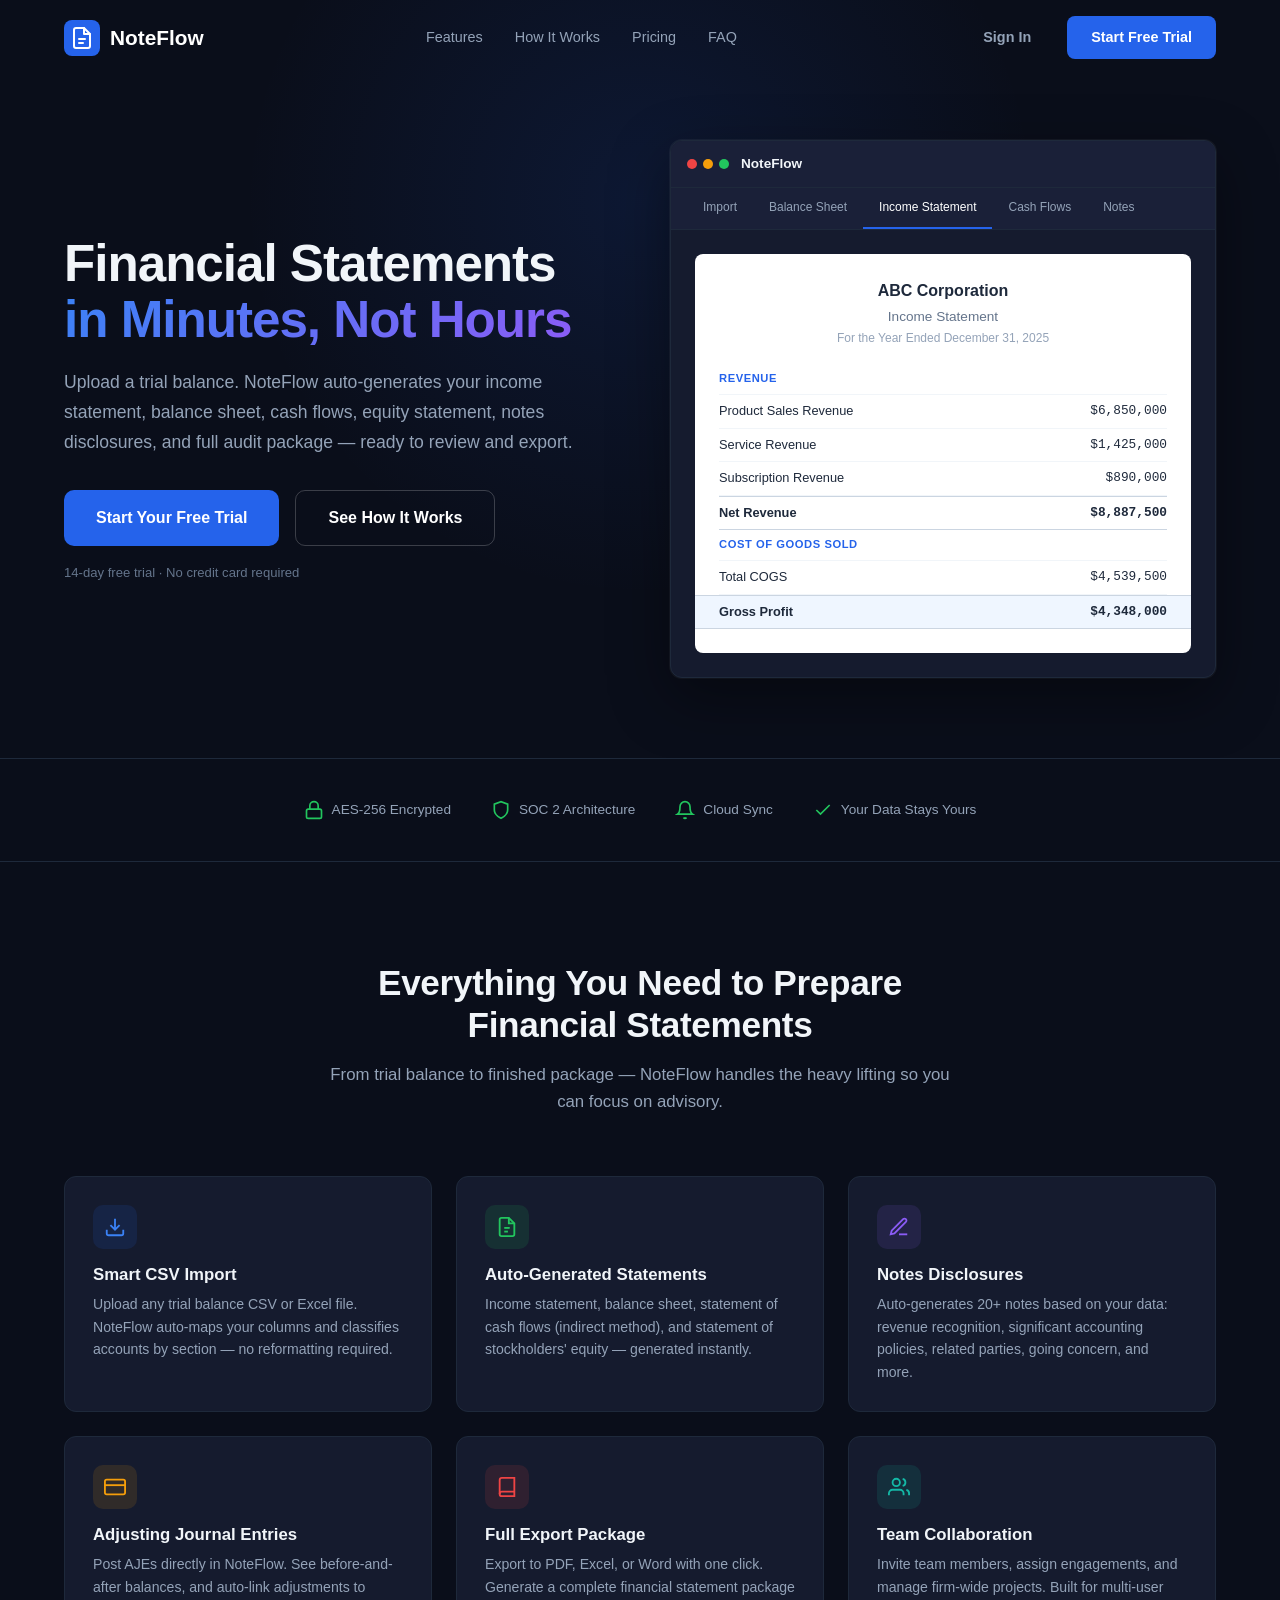
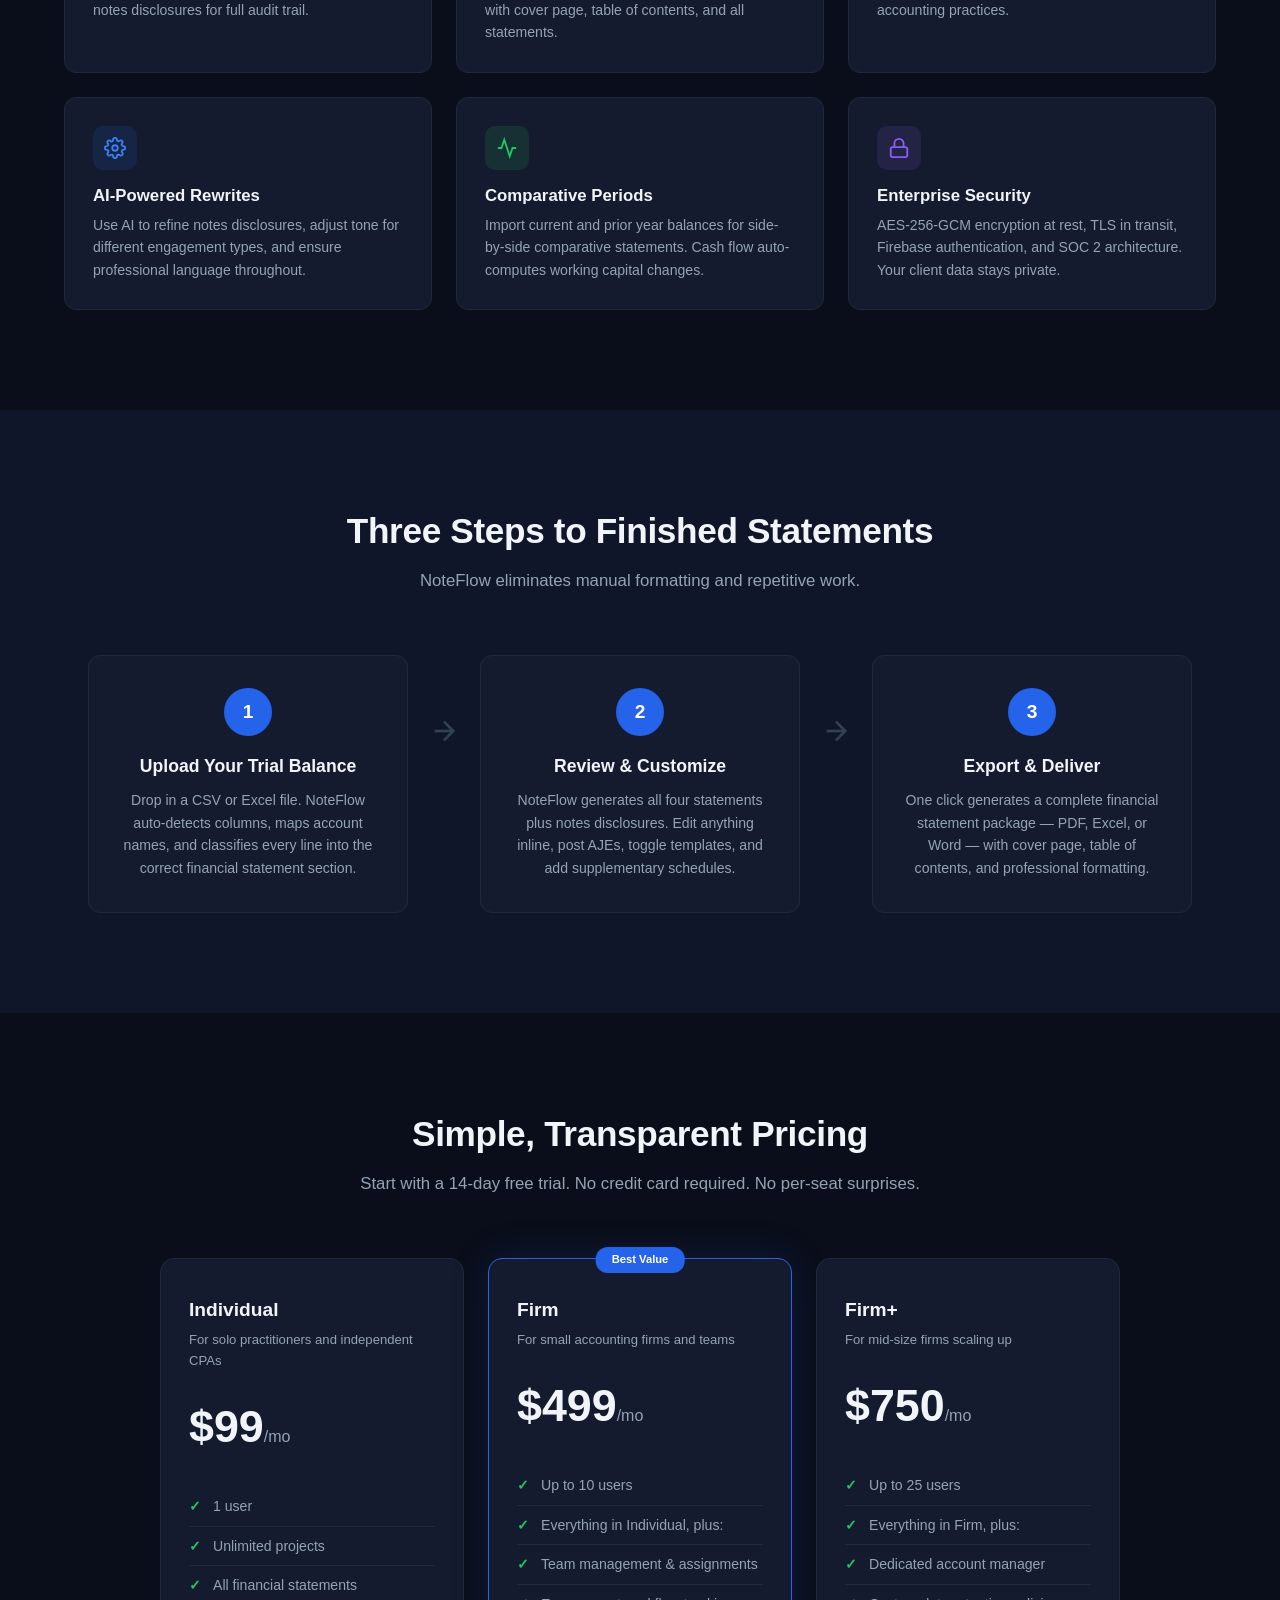
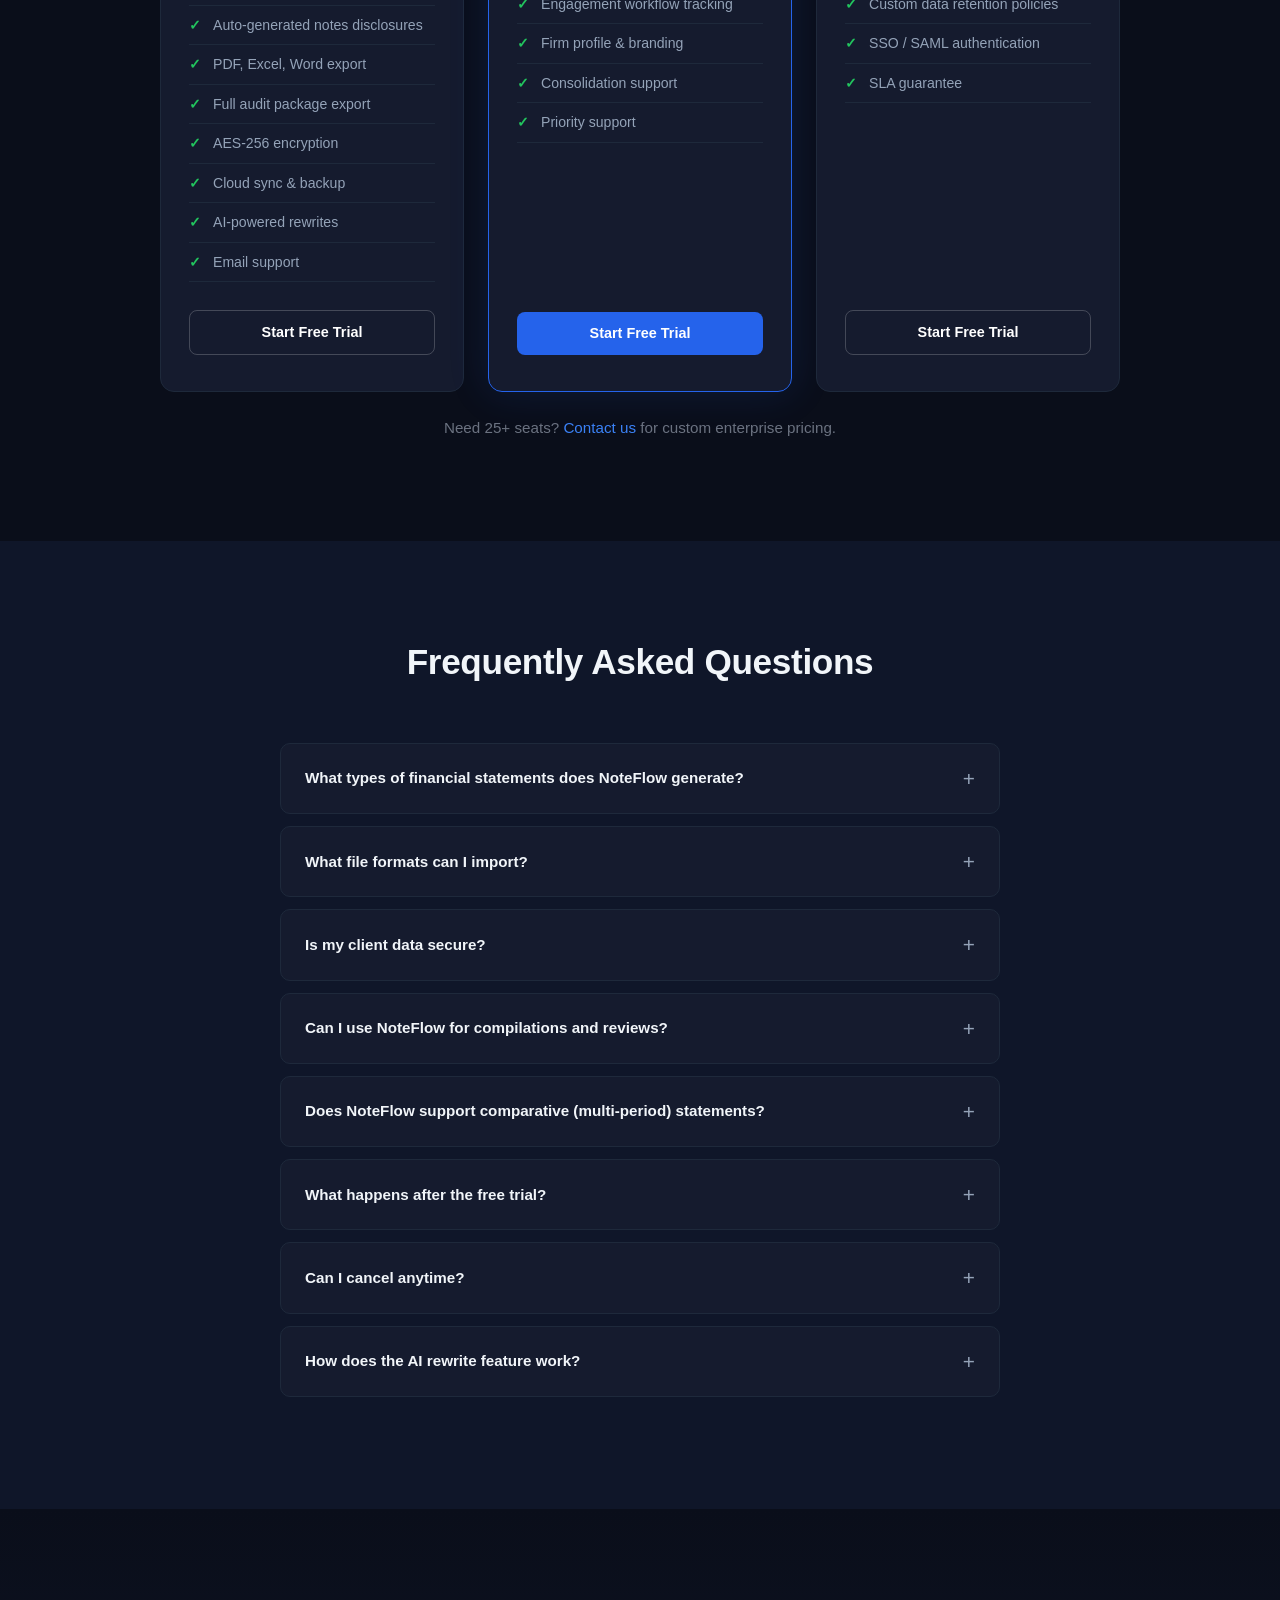
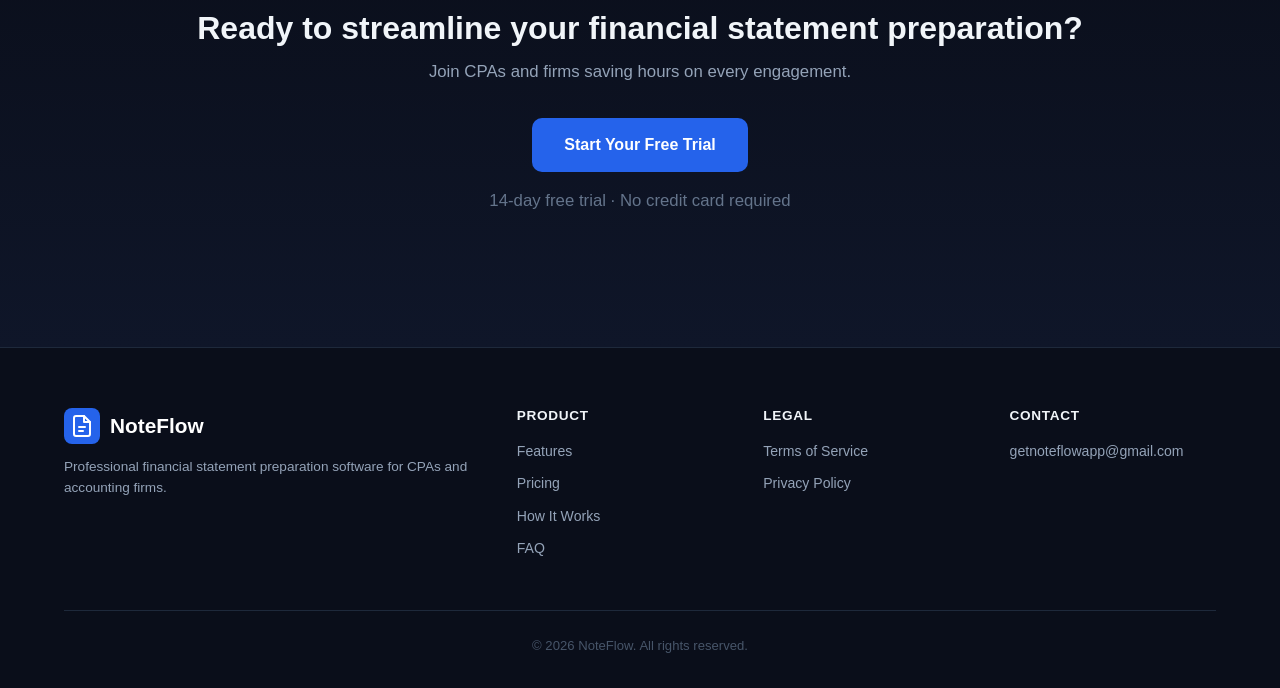
<file: index.html>
<!DOCTYPE html>
<html lang="en">
<head>
  <meta charset="UTF-8">
  <meta name="viewport" content="width=device-width, initial-scale=1.0">
  <title>NoteFlow — Professional Financial Statements, Simplified</title>
  <meta name="description" content="NoteFlow automates financial statement preparation for CPAs and accounting firms. Generate income statements, balance sheets, cash flows, notes disclosures, and full audit packages in minutes.">
  <meta name="keywords" content="financial statements, CPA software, accounting software, trial balance, notes disclosures, audit package, SaaS">

  <!-- Open Graph -->
  <meta property="og:title" content="NoteFlow — Professional Financial Statements, Simplified">
  <meta property="og:description" content="Auto-generate financial statements, notes disclosures, and full audit packages from your trial balance. Built for CPAs.">
  <meta property="og:type" content="website">
  <meta property="og:url" content="https://www.getnoteflowapp.com">

  <!-- Canonical URL -->
  <link rel="canonical" href="https://www.getnoteflowapp.com/">

  <!-- Favicon (inline SVG as data URI) -->
  <link rel="icon" href="data:image/svg+xml,<svg xmlns='http://www.w3.org/2000/svg' viewBox='0 0 24 24' fill='%232563eb'><rect width='24' height='24' rx='4'/><path d='M14 2H6a2 2 0 0 0-2 2v16a2 2 0 0 0 2 2h12a2 2 0 0 0 2-2V8z' fill='none' stroke='white' stroke-width='2'/><polyline points='14 2 14 8 20 8' fill='none' stroke='white' stroke-width='2'/></svg>">

  <link rel="stylesheet" href="style.css">
</head>
<body>

<!-- ===== NAVBAR ===== -->
<nav class="navbar" id="navbar">
  <div class="container nav-inner">
    <a href="/" class="nav-brand">
      <div class="nav-logo">
        <svg viewBox="0 0 24 24" fill="none" stroke="white" stroke-width="2" stroke-linecap="round" stroke-linejoin="round">
          <path d="M14 2H6a2 2 0 0 0-2 2v16a2 2 0 0 0 2 2h12a2 2 0 0 0 2-2V8z"/>
          <polyline points="14 2 14 8 20 8"/>
          <line x1="9" y1="13" x2="15" y2="13"/>
          <line x1="9" y1="17" x2="13" y2="17"/>
        </svg>
      </div>
      <span>NoteFlow</span>
    </a>
    <div class="nav-links" id="nav-links">
      <a href="#features">Features</a>
      <a href="#how-it-works">How It Works</a>
      <a href="#pricing">Pricing</a>
      <a href="#faq">FAQ</a>
    </div>
    <div class="nav-actions">
      <a href="https://getnoteflowapp.com" class="btn btn-ghost">Sign In</a>
      <a href="https://getnoteflowapp.com" class="btn btn-primary">Start Free Trial</a>
      <button class="mobile-menu-btn" id="mobile-menu-btn" aria-label="Toggle menu">
        <span></span><span></span><span></span>
      </button>
    </div>
  </div>
</nav>

<!-- ===== HERO ===== -->
<section class="hero">
  <div class="container">
    <div class="hero-content">
      <h1>Financial Statements<br><span class="gradient-text">in Minutes, Not Hours</span></h1>
      <p class="hero-sub">Upload a trial balance. NoteFlow auto-generates your income statement, balance sheet, cash flows, equity statement, notes disclosures, and full audit package &mdash; ready to review and export.</p>
      <div class="hero-ctas">
        <a href="https://getnoteflowapp.com" class="btn btn-primary btn-lg">Start Your Free Trial</a>
        <a href="#how-it-works" class="btn btn-outline btn-lg">See How It Works</a>
      </div>
      <p class="hero-note">14-day free trial &middot; No credit card required</p>
    </div>
    <div class="hero-visual">
      <div class="app-preview">
        <div class="preview-header">
          <div class="preview-dots"><span></span><span></span><span></span></div>
          <div class="preview-title">NoteFlow</div>
        </div>
        <div class="preview-tabs">
          <span>Import</span>
          <span>Balance Sheet</span>
          <span class="active">Income Statement</span>
          <span>Cash Flows</span>
          <span>Notes</span>
        </div>
        <div class="preview-body">
          <div class="preview-statement">
            <div class="preview-company">ABC Corporation</div>
            <div class="preview-stitle">Income Statement</div>
            <div class="preview-period">For the Year Ended December 31, 2025</div>
            <div class="preview-line">
              <span class="preview-section">REVENUE</span>
            </div>
            <div class="preview-line">
              <span>Product Sales Revenue</span>
              <span class="preview-amt">$6,850,000</span>
            </div>
            <div class="preview-line">
              <span>Service Revenue</span>
              <span class="preview-amt">$1,425,000</span>
            </div>
            <div class="preview-line">
              <span>Subscription Revenue</span>
              <span class="preview-amt">$890,000</span>
            </div>
            <div class="preview-line total">
              <span>Net Revenue</span>
              <span class="preview-amt">$8,887,500</span>
            </div>
            <div class="preview-line">
              <span class="preview-section">COST OF GOODS SOLD</span>
            </div>
            <div class="preview-line">
              <span>Total COGS</span>
              <span class="preview-amt">$4,539,500</span>
            </div>
            <div class="preview-line total highlight">
              <span>Gross Profit</span>
              <span class="preview-amt">$4,348,000</span>
            </div>
          </div>
        </div>
      </div>
    </div>
  </div>
</section>

<!-- ===== TRUST BAR ===== -->
<section class="trust-bar">
  <div class="container">
    <div class="trust-items">
      <div class="trust-item">
        <svg viewBox="0 0 24 24" fill="none" stroke="currentColor" stroke-width="2" width="20" height="20"><rect x="3" y="11" width="18" height="11" rx="2" ry="2"/><path d="M7 11V7a5 5 0 0 1 10 0v4"/></svg>
        <span>AES-256 Encrypted</span>
      </div>
      <div class="trust-item">
        <svg viewBox="0 0 24 24" fill="none" stroke="currentColor" stroke-width="2" width="20" height="20"><path d="M12 22s8-4 8-10V5l-8-3-8 3v7c0 6 8 10 8 10z"/></svg>
        <span>SOC 2 Architecture</span>
      </div>
      <div class="trust-item">
        <svg viewBox="0 0 24 24" fill="none" stroke="currentColor" stroke-width="2" width="20" height="20"><path d="M18 8A6 6 0 0 0 6 8c0 7-3 9-3 9h18s-3-2-3-9"/><path d="M13.73 21a2 2 0 0 1-3.46 0"/></svg>
        <span>Cloud Sync</span>
      </div>
      <div class="trust-item">
        <svg viewBox="0 0 24 24" fill="none" stroke="currentColor" stroke-width="2" width="20" height="20"><polyline points="20 6 9 17 4 12"/></svg>
        <span>Your Data Stays Yours</span>
      </div>
    </div>
  </div>
</section>

<!-- ===== FEATURES ===== -->
<section class="features" id="features">
  <div class="container">
    <div class="section-header">
      <h2>Everything You Need to Prepare<br>Financial Statements</h2>
      <p>From trial balance to finished package &mdash; NoteFlow handles the heavy lifting so you can focus on advisory.</p>
    </div>
    <div class="features-grid">
      <div class="feature-card">
        <div class="feature-icon blue">
          <svg viewBox="0 0 24 24" fill="none" stroke="currentColor" stroke-width="2"><path d="M21 15v4a2 2 0 0 1-2 2H5a2 2 0 0 1-2-2v-4"/><polyline points="7 10 12 15 17 10"/><line x1="12" y1="15" x2="12" y2="3"/></svg>
        </div>
        <h3>Smart CSV Import</h3>
        <p>Upload any trial balance CSV or Excel file. NoteFlow auto-maps your columns and classifies accounts by section &mdash; no reformatting required.</p>
      </div>
      <div class="feature-card">
        <div class="feature-icon green">
          <svg viewBox="0 0 24 24" fill="none" stroke="currentColor" stroke-width="2"><path d="M14 2H6a2 2 0 0 0-2 2v16a2 2 0 0 0 2 2h12a2 2 0 0 0 2-2V8z"/><polyline points="14 2 14 8 20 8"/><line x1="9" y1="13" x2="15" y2="13"/><line x1="9" y1="17" x2="13" y2="17"/></svg>
        </div>
        <h3>Auto-Generated Statements</h3>
        <p>Income statement, balance sheet, statement of cash flows (indirect method), and statement of stockholders' equity &mdash; generated instantly.</p>
      </div>
      <div class="feature-card">
        <div class="feature-icon purple">
          <svg viewBox="0 0 24 24" fill="none" stroke="currentColor" stroke-width="2"><path d="M12 20h9"/><path d="M16.5 3.5a2.121 2.121 0 0 1 3 3L7 19l-4 1 1-4L16.5 3.5z"/></svg>
        </div>
        <h3>Notes Disclosures</h3>
        <p>Auto-generates 20+ notes based on your data: revenue recognition, significant accounting policies, related parties, going concern, and more.</p>
      </div>
      <div class="feature-card">
        <div class="feature-icon orange">
          <svg viewBox="0 0 24 24" fill="none" stroke="currentColor" stroke-width="2"><rect x="1" y="4" width="22" height="16" rx="2" ry="2"/><line x1="1" y1="10" x2="23" y2="10"/></svg>
        </div>
        <h3>Adjusting Journal Entries</h3>
        <p>Post AJEs directly in NoteFlow. See before-and-after balances, and auto-link adjustments to notes disclosures for full audit trail.</p>
      </div>
      <div class="feature-card">
        <div class="feature-icon red">
          <svg viewBox="0 0 24 24" fill="none" stroke="currentColor" stroke-width="2"><path d="M4 19.5A2.5 2.5 0 0 1 6.5 17H20"/><path d="M6.5 2H20v20H6.5A2.5 2.5 0 0 1 4 19.5v-15A2.5 2.5 0 0 1 6.5 2z"/></svg>
        </div>
        <h3>Full Export Package</h3>
        <p>Export to PDF, Excel, or Word with one click. Generate a complete financial statement package with cover page, table of contents, and all statements.</p>
      </div>
      <div class="feature-card">
        <div class="feature-icon teal">
          <svg viewBox="0 0 24 24" fill="none" stroke="currentColor" stroke-width="2"><path d="M17 21v-2a4 4 0 0 0-4-4H5a4 4 0 0 0-4 4v2"/><circle cx="9" cy="7" r="4"/><path d="M23 21v-2a4 4 0 0 0-3-3.87"/><path d="M16 3.13a4 4 0 0 1 0 7.75"/></svg>
        </div>
        <h3>Team Collaboration</h3>
        <p>Invite team members, assign engagements, and manage firm-wide projects. Built for multi-user accounting practices.</p>
      </div>
      <div class="feature-card">
        <div class="feature-icon blue">
          <svg viewBox="0 0 24 24" fill="none" stroke="currentColor" stroke-width="2"><circle cx="12" cy="12" r="3"/><path d="M19.4 15a1.65 1.65 0 0 0 .33 1.82l.06.06a2 2 0 0 1 0 2.83 2 2 0 0 1-2.83 0l-.06-.06a1.65 1.65 0 0 0-1.82-.33 1.65 1.65 0 0 0-1 1.51V21a2 2 0 0 1-2 2 2 2 0 0 1-2-2v-.09A1.65 1.65 0 0 0 9 19.4a1.65 1.65 0 0 0-1.82.33l-.06.06a2 2 0 0 1-2.83 0 2 2 0 0 1 0-2.83l.06-.06A1.65 1.65 0 0 0 4.68 15a1.65 1.65 0 0 0-1.51-1H3a2 2 0 0 1-2-2 2 2 0 0 1 2-2h.09A1.65 1.65 0 0 0 4.6 9a1.65 1.65 0 0 0-.33-1.82l-.06-.06a2 2 0 0 1 0-2.83 2 2 0 0 1 2.83 0l.06.06A1.65 1.65 0 0 0 9 4.68a1.65 1.65 0 0 0 1-1.51V3a2 2 0 0 1 2-2 2 2 0 0 1 2 2v.09a1.65 1.65 0 0 0 1 1.51 1.65 1.65 0 0 0 1.82-.33l.06-.06a2 2 0 0 1 2.83 0 2 2 0 0 1 0 2.83l-.06.06A1.65 1.65 0 0 0 19.4 9a1.65 1.65 0 0 0 1.51 1H21a2 2 0 0 1 2 2 2 2 0 0 1-2 2h-.09a1.65 1.65 0 0 0-1.51 1z"/></svg>
        </div>
        <h3>AI-Powered Rewrites</h3>
        <p>Use AI to refine notes disclosures, adjust tone for different engagement types, and ensure professional language throughout.</p>
      </div>
      <div class="feature-card">
        <div class="feature-icon green">
          <svg viewBox="0 0 24 24" fill="none" stroke="currentColor" stroke-width="2"><polyline points="22 12 18 12 15 21 9 3 6 12 2 12"/></svg>
        </div>
        <h3>Comparative Periods</h3>
        <p>Import current and prior year balances for side-by-side comparative statements. Cash flow auto-computes working capital changes.</p>
      </div>
      <div class="feature-card">
        <div class="feature-icon purple">
          <svg viewBox="0 0 24 24" fill="none" stroke="currentColor" stroke-width="2"><rect x="3" y="11" width="18" height="11" rx="2" ry="2"/><path d="M7 11V7a5 5 0 0 1 10 0v4"/></svg>
        </div>
        <h3>Enterprise Security</h3>
        <p>AES-256-GCM encryption at rest, TLS in transit, Firebase authentication, and SOC 2 architecture. Your client data stays private.</p>
      </div>
    </div>
  </div>
</section>

<!-- ===== HOW IT WORKS ===== -->
<section class="how-it-works" id="how-it-works">
  <div class="container">
    <div class="section-header">
      <h2>Three Steps to Finished Statements</h2>
      <p>NoteFlow eliminates manual formatting and repetitive work.</p>
    </div>
    <div class="steps">
      <div class="step">
        <div class="step-number">1</div>
        <h3>Upload Your Trial Balance</h3>
        <p>Drop in a CSV or Excel file. NoteFlow auto-detects columns, maps account names, and classifies every line into the correct financial statement section.</p>
      </div>
      <div class="step-arrow">
        <svg viewBox="0 0 24 24" fill="none" stroke="currentColor" stroke-width="2" width="32" height="32"><line x1="5" y1="12" x2="19" y2="12"/><polyline points="12 5 19 12 12 19"/></svg>
      </div>
      <div class="step">
        <div class="step-number">2</div>
        <h3>Review &amp; Customize</h3>
        <p>NoteFlow generates all four statements plus notes disclosures. Edit anything inline, post AJEs, toggle templates, and add supplementary schedules.</p>
      </div>
      <div class="step-arrow">
        <svg viewBox="0 0 24 24" fill="none" stroke="currentColor" stroke-width="2" width="32" height="32"><line x1="5" y1="12" x2="19" y2="12"/><polyline points="12 5 19 12 12 19"/></svg>
      </div>
      <div class="step">
        <div class="step-number">3</div>
        <h3>Export &amp; Deliver</h3>
        <p>One click generates a complete financial statement package &mdash; PDF, Excel, or Word &mdash; with cover page, table of contents, and professional formatting.</p>
      </div>
    </div>
  </div>
</section>

<!-- ===== PRICING ===== -->
<section class="pricing" id="pricing">
  <div class="container">
    <div class="section-header">
      <h2>Simple, Transparent Pricing</h2>
      <p>Start with a 14-day free trial. No credit card required. No per-seat surprises.</p>
    </div>
    <div class="pricing-grid">
      <div class="price-card">
        <div class="price-name">Individual</div>
        <div class="price-desc">For solo practitioners and independent CPAs</div>
        <div class="price-amount">$99<span>/mo</span></div>
        <ul class="price-features">
          <li>1 user</li>
          <li>Unlimited projects</li>
          <li>All financial statements</li>
          <li>Auto-generated notes disclosures</li>
          <li>PDF, Excel, Word export</li>
          <li>Full audit package export</li>
          <li>AES-256 encryption</li>
          <li>Cloud sync &amp; backup</li>
          <li>AI-powered rewrites</li>
          <li>Email support</li>
        </ul>
        <a href="https://getnoteflowapp.com" class="btn btn-outline btn-block">Start Free Trial</a>
      </div>
      <div class="price-card featured">
        <div class="price-badge">Best Value</div>
        <div class="price-name">Firm</div>
        <div class="price-desc">For small accounting firms and teams</div>
        <div class="price-amount">$499<span>/mo</span></div>
        <ul class="price-features">
          <li>Up to 10 users</li>
          <li>Everything in Individual, plus:</li>
          <li>Team management &amp; assignments</li>
          <li>Engagement workflow tracking</li>
          <li>Firm profile &amp; branding</li>
          <li>Consolidation support</li>
          <li>Priority support</li>
        </ul>
        <a href="https://getnoteflowapp.com" class="btn btn-primary btn-block">Start Free Trial</a>
      </div>
      <div class="price-card">
        <div class="price-name">Firm+</div>
        <div class="price-desc">For mid-size firms scaling up</div>
        <div class="price-amount">$750<span>/mo</span></div>
        <ul class="price-features">
          <li>Up to 25 users</li>
          <li>Everything in Firm, plus:</li>
          <li>Dedicated account manager</li>
          <li>Custom data retention policies</li>
          <li>SSO / SAML authentication</li>
          <li>SLA guarantee</li>
        </ul>
        <a href="https://getnoteflowapp.com" class="btn btn-outline btn-block">Start Free Trial</a>
      </div>
    </div>
    <p style="text-align:center; margin-top:1.5rem; color:var(--text-secondary, #6b7280); font-size:0.95rem;">Need 25+ seats? <a href="mailto:getnoteflowapp@gmail.com">Contact us</a> for custom enterprise pricing.</p>
  </div>
</section>

<!-- ===== FAQ ===== -->
<section class="faq" id="faq">
  <div class="container">
    <div class="section-header">
      <h2>Frequently Asked Questions</h2>
    </div>
    <div class="faq-list">
      <details class="faq-item">
        <summary>What types of financial statements does NoteFlow generate?</summary>
        <p>NoteFlow generates all four primary financial statements: Income Statement, Balance Sheet, Statement of Cash Flows (indirect method), and Statement of Stockholders' Equity. It also auto-generates comprehensive notes disclosures, supplementary schedules, and a complete audit package with cover page and table of contents.</p>
      </details>
      <details class="faq-item">
        <summary>What file formats can I import?</summary>
        <p>NoteFlow accepts CSV, TSV, and Excel (.xlsx, .xls) files. Our smart import wizard auto-detects your column layout and lets you map fields with a visual interface &mdash; no need to reformat your trial balance.</p>
      </details>
      <details class="faq-item">
        <summary>Is my client data secure?</summary>
        <p>Absolutely. All data is encrypted with AES-256-GCM at rest and TLS in transit. We use Firebase Authentication for secure login, and your encryption keys are derived from your credentials so even we cannot read your data. We never sell or share client data.</p>
      </details>
      <details class="faq-item">
        <summary>Can I use NoteFlow for compilations and reviews?</summary>
        <p>Yes. NoteFlow is designed for compilation, review, and preparation engagements. The auto-generated notes disclosures are structured to assist with GAAP compliance and can be customized for your specific engagement type (tax basis, cash basis, GAAP, IFRS). Professional judgment is still required for all final output.</p>
      </details>
      <details class="faq-item">
        <summary>Does NoteFlow support comparative (multi-period) statements?</summary>
        <p>Yes. Import current and prior year trial balances together, and NoteFlow generates side-by-side comparative statements. The cash flow statement automatically computes working capital changes between periods.</p>
      </details>
      <details class="faq-item">
        <summary>What happens after the free trial?</summary>
        <p>After 14 days, you'll be asked to select a subscription plan to continue. All your data and projects are preserved. You can export everything at any time, even if your subscription lapses.</p>
      </details>
      <details class="faq-item">
        <summary>Can I cancel anytime?</summary>
        <p>Yes. There are no long-term contracts. Cancel your subscription at any time from your account settings. You'll retain access through the end of your billing period.</p>
      </details>
      <details class="faq-item">
        <summary>How does the AI rewrite feature work?</summary>
        <p>NoteFlow integrates with AI to help you refine notes disclosures. You provide your own API key (stored locally, never sent to our servers), and the AI can adjust tone, expand detail, or simplify language while preserving technical accuracy.</p>
      </details>
    </div>
  </div>
</section>

<!-- ===== CTA ===== -->
<section class="cta-section">
  <div class="container">
    <h2>Ready to streamline your financial statement preparation?</h2>
    <p>Join CPAs and firms saving hours on every engagement.</p>
    <a href="https://getnoteflowapp.com" class="btn btn-primary btn-lg">Start Your Free Trial</a>
    <p class="cta-note">14-day free trial &middot; No credit card required</p>
  </div>
</section>

<!-- ===== FOOTER ===== -->
<footer class="footer">
  <div class="container">
    <div class="footer-grid">
      <div class="footer-brand">
        <div class="nav-brand">
          <div class="nav-logo">
            <svg viewBox="0 0 24 24" fill="none" stroke="white" stroke-width="2" stroke-linecap="round" stroke-linejoin="round">
              <path d="M14 2H6a2 2 0 0 0-2 2v16a2 2 0 0 0 2 2h12a2 2 0 0 0 2-2V8z"/>
              <polyline points="14 2 14 8 20 8"/>
              <line x1="9" y1="13" x2="15" y2="13"/>
              <line x1="9" y1="17" x2="13" y2="17"/>
            </svg>
          </div>
          <span>NoteFlow</span>
        </div>
        <p>Professional financial statement preparation software for CPAs and accounting firms.</p>
      </div>
      <div class="footer-col">
        <h4>Product</h4>
        <a href="#features">Features</a>
        <a href="#pricing">Pricing</a>
        <a href="#how-it-works">How It Works</a>
        <a href="#faq">FAQ</a>
      </div>
      <div class="footer-col">
        <h4>Legal</h4>
        <a href="terms.html">Terms of Service</a>
        <a href="privacy.html">Privacy Policy</a>
      </div>
      <div class="footer-col">
        <h4>Contact</h4>
        <a href="mailto:getnoteflowapp@gmail.com">getnoteflowapp@gmail.com</a>
      </div>
    </div>
    <div class="footer-bottom">
      <p>&copy; 2026 NoteFlow. All rights reserved.</p>
    </div>
  </div>
</footer>

<script>
// Mobile menu toggle
document.getElementById('mobile-menu-btn').addEventListener('click', function() {
  document.getElementById('nav-links').classList.toggle('open');
  this.classList.toggle('open');
});

// Navbar scroll effect
window.addEventListener('scroll', function() {
  document.getElementById('navbar').classList.toggle('scrolled', window.scrollY > 20);
});

// Smooth scroll for anchor links
document.querySelectorAll('a[href^="#"]').forEach(function(a) {
  a.addEventListener('click', function(e) {
    e.preventDefault();
    var target = document.querySelector(this.getAttribute('href'));
    if (target) {
      target.scrollIntoView({ behavior: 'smooth', block: 'start' });
      // Close mobile menu if open
      document.getElementById('nav-links').classList.remove('open');
      document.getElementById('mobile-menu-btn').classList.remove('open');
    }
  });
});
</script>

</body>
</html>
</file>
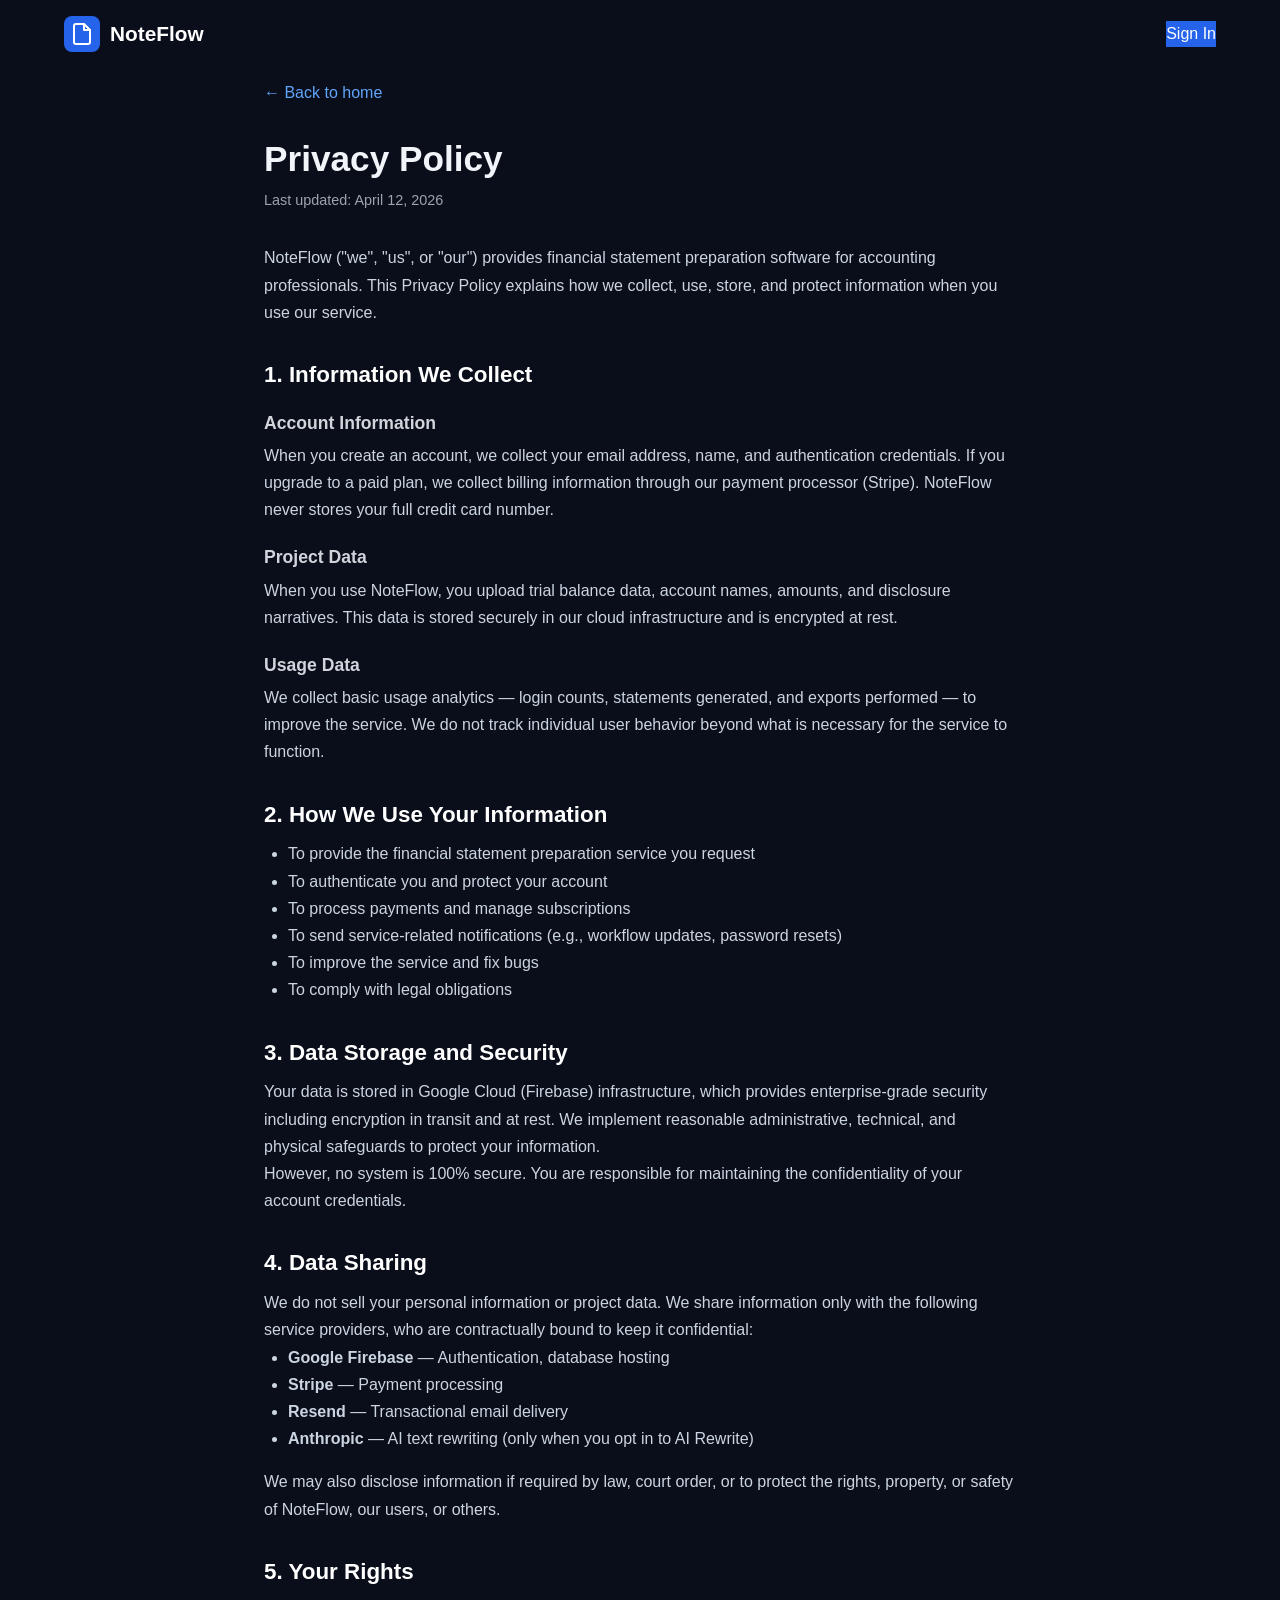
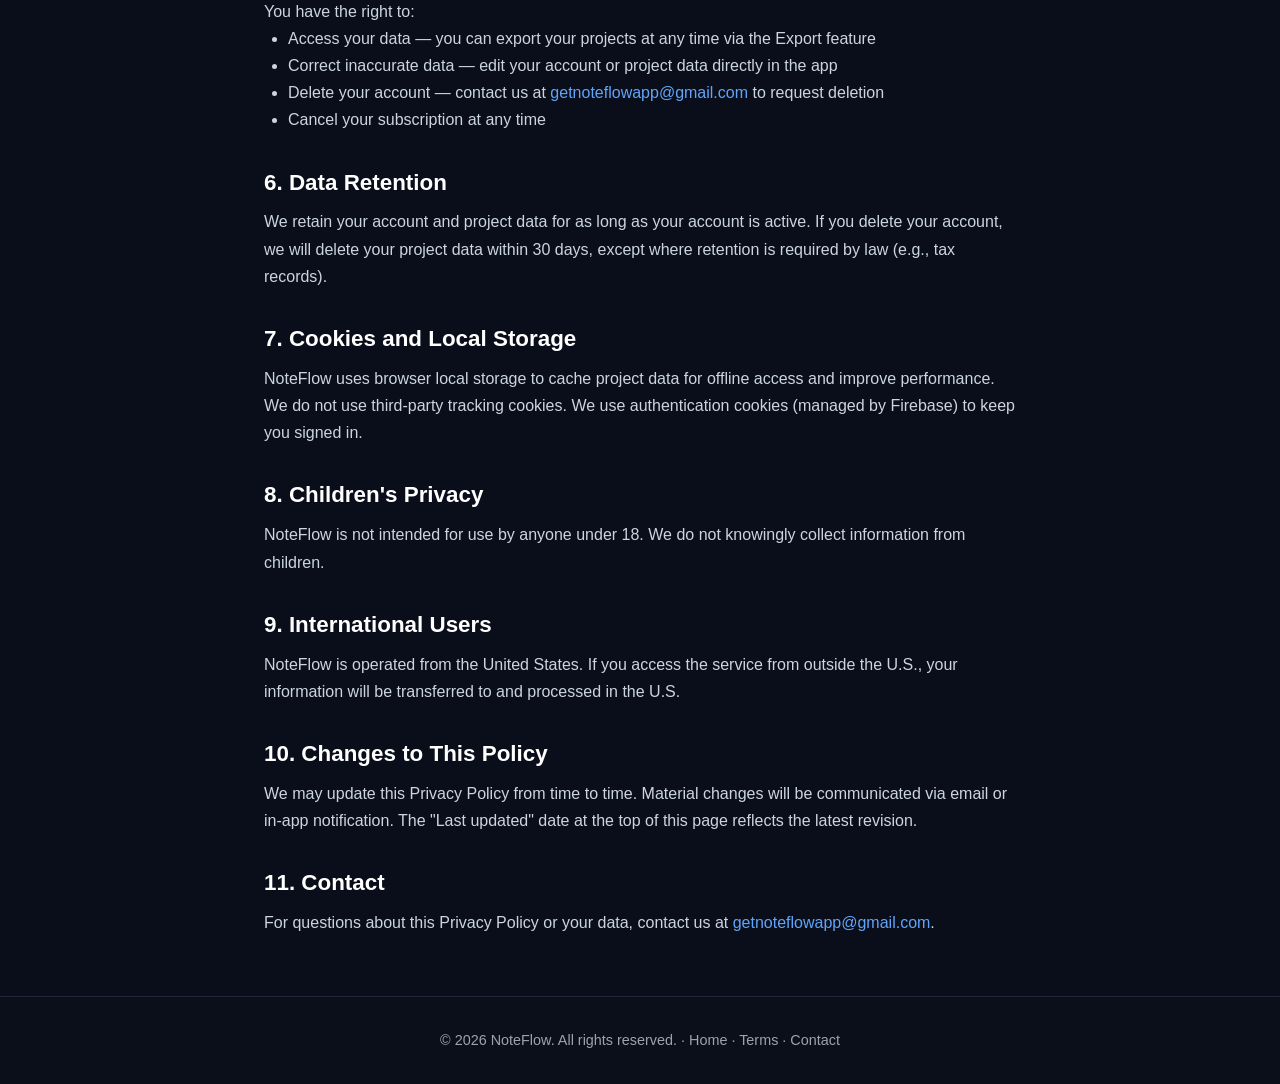
<file: privacy.html>
<!DOCTYPE html>
<html lang="en">
<head>
  <meta charset="UTF-8">
  <meta name="viewport" content="width=device-width, initial-scale=1.0">
  <title>Privacy Policy — NoteFlow</title>
  <meta name="description" content="NoteFlow privacy policy: how we collect, use, and protect your data when you use our financial statement preparation software.">
  <link rel="canonical" href="https://www.getnoteflowapp.com/privacy.html">
  <link rel="icon" href="data:image/svg+xml,<svg xmlns='http://www.w3.org/2000/svg' viewBox='0 0 24 24' fill='%232563eb'><rect width='24' height='24' rx='4'/><path d='M14 2H6a2 2 0 0 0-2 2v16a2 2 0 0 0 2 2h12a2 2 0 0 0 2-2V8z' fill='none' stroke='white' stroke-width='2'/><polyline points='14 2 14 8 20 8' fill='none' stroke='white' stroke-width='2'/></svg>">
  <link rel="stylesheet" href="style.css">
  <style>
    .legal-page { max-width: 800px; margin: 0 auto; padding: 80px 24px 60px; color: #e5e7eb; }
    .legal-page h1 { font-size: 2.2rem; margin-bottom: 8px; }
    .legal-page .updated { color: #9ca3af; font-size: 0.9rem; margin-bottom: 32px; }
    .legal-page h2 { font-size: 1.4rem; margin-top: 36px; margin-bottom: 12px; color: #fff; }
    .legal-page h3 { font-size: 1.1rem; margin-top: 24px; margin-bottom: 8px; color: #d1d5db; }
    .legal-page p, .legal-page li { line-height: 1.7; color: #cbd5e1; }
    .legal-page ul { padding-left: 24px; margin-bottom: 16px; }
    .legal-page a { color: #60a5fa; }
    .back-link { display: inline-block; margin-bottom: 32px; color: #60a5fa; text-decoration: none; }
    .back-link:hover { text-decoration: underline; }
  </style>
</head>
<body>

<nav class="navbar" id="navbar">
  <div class="container nav-inner">
    <a href="/" class="nav-brand">
      <div class="nav-logo">
        <svg viewBox="0 0 24 24" fill="none" stroke="white" stroke-width="2" stroke-linecap="round" stroke-linejoin="round">
          <path d="M14 2H6a2 2 0 0 0-2 2v16a2 2 0 0 0 2 2h12a2 2 0 0 0 2-2V8z"/>
          <polyline points="14 2 14 8 20 8"/>
        </svg>
      </div>
      <span>NoteFlow</span>
    </a>
    <a href="https://getnoteflowapp.com" class="btn-primary">Sign In</a>
  </div>
</nav>

<main class="legal-page">
  <a href="/" class="back-link">&larr; Back to home</a>
  <h1>Privacy Policy</h1>
  <p class="updated">Last updated: April 12, 2026</p>

  <p>NoteFlow ("we", "us", or "our") provides financial statement preparation software for accounting professionals. This Privacy Policy explains how we collect, use, store, and protect information when you use our service.</p>

  <h2>1. Information We Collect</h2>

  <h3>Account Information</h3>
  <p>When you create an account, we collect your email address, name, and authentication credentials. If you upgrade to a paid plan, we collect billing information through our payment processor (Stripe). NoteFlow never stores your full credit card number.</p>

  <h3>Project Data</h3>
  <p>When you use NoteFlow, you upload trial balance data, account names, amounts, and disclosure narratives. This data is stored securely in our cloud infrastructure and is encrypted at rest.</p>

  <h3>Usage Data</h3>
  <p>We collect basic usage analytics — login counts, statements generated, and exports performed — to improve the service. We do not track individual user behavior beyond what is necessary for the service to function.</p>

  <h2>2. How We Use Your Information</h2>
  <ul>
    <li>To provide the financial statement preparation service you request</li>
    <li>To authenticate you and protect your account</li>
    <li>To process payments and manage subscriptions</li>
    <li>To send service-related notifications (e.g., workflow updates, password resets)</li>
    <li>To improve the service and fix bugs</li>
    <li>To comply with legal obligations</li>
  </ul>

  <h2>3. Data Storage and Security</h2>
  <p>Your data is stored in Google Cloud (Firebase) infrastructure, which provides enterprise-grade security including encryption in transit and at rest. We implement reasonable administrative, technical, and physical safeguards to protect your information.</p>
  <p>However, no system is 100% secure. You are responsible for maintaining the confidentiality of your account credentials.</p>

  <h2>4. Data Sharing</h2>
  <p>We do not sell your personal information or project data. We share information only with the following service providers, who are contractually bound to keep it confidential:</p>
  <ul>
    <li><strong>Google Firebase</strong> — Authentication, database hosting</li>
    <li><strong>Stripe</strong> — Payment processing</li>
    <li><strong>Resend</strong> — Transactional email delivery</li>
    <li><strong>Anthropic</strong> — AI text rewriting (only when you opt in to AI Rewrite)</li>
  </ul>
  <p>We may also disclose information if required by law, court order, or to protect the rights, property, or safety of NoteFlow, our users, or others.</p>

  <h2>5. Your Rights</h2>
  <p>You have the right to:</p>
  <ul>
    <li>Access your data — you can export your projects at any time via the Export feature</li>
    <li>Correct inaccurate data — edit your account or project data directly in the app</li>
    <li>Delete your account — contact us at <a href="mailto:getnoteflowapp@gmail.com">getnoteflowapp@gmail.com</a> to request deletion</li>
    <li>Cancel your subscription at any time</li>
  </ul>

  <h2>6. Data Retention</h2>
  <p>We retain your account and project data for as long as your account is active. If you delete your account, we will delete your project data within 30 days, except where retention is required by law (e.g., tax records).</p>

  <h2>7. Cookies and Local Storage</h2>
  <p>NoteFlow uses browser local storage to cache project data for offline access and improve performance. We do not use third-party tracking cookies. We use authentication cookies (managed by Firebase) to keep you signed in.</p>

  <h2>8. Children's Privacy</h2>
  <p>NoteFlow is not intended for use by anyone under 18. We do not knowingly collect information from children.</p>

  <h2>9. International Users</h2>
  <p>NoteFlow is operated from the United States. If you access the service from outside the U.S., your information will be transferred to and processed in the U.S.</p>

  <h2>10. Changes to This Policy</h2>
  <p>We may update this Privacy Policy from time to time. Material changes will be communicated via email or in-app notification. The "Last updated" date at the top of this page reflects the latest revision.</p>

  <h2>11. Contact</h2>
  <p>For questions about this Privacy Policy or your data, contact us at <a href="mailto:getnoteflowapp@gmail.com">getnoteflowapp@gmail.com</a>.</p>
</main>

<footer style="background:#0b0f1a;border-top:1px solid #1f2937;padding:32px 24px;text-align:center;color:#9ca3af;font-size:0.9rem">
  <div class="container">
    <p>&copy; 2026 NoteFlow. All rights reserved. &middot; <a href="/" style="color:#9ca3af">Home</a> &middot; <a href="terms.html" style="color:#9ca3af">Terms</a> &middot; <a href="mailto:getnoteflowapp@gmail.com" style="color:#9ca3af">Contact</a></p>
  </div>
</footer>

</body>
</html>
</file>
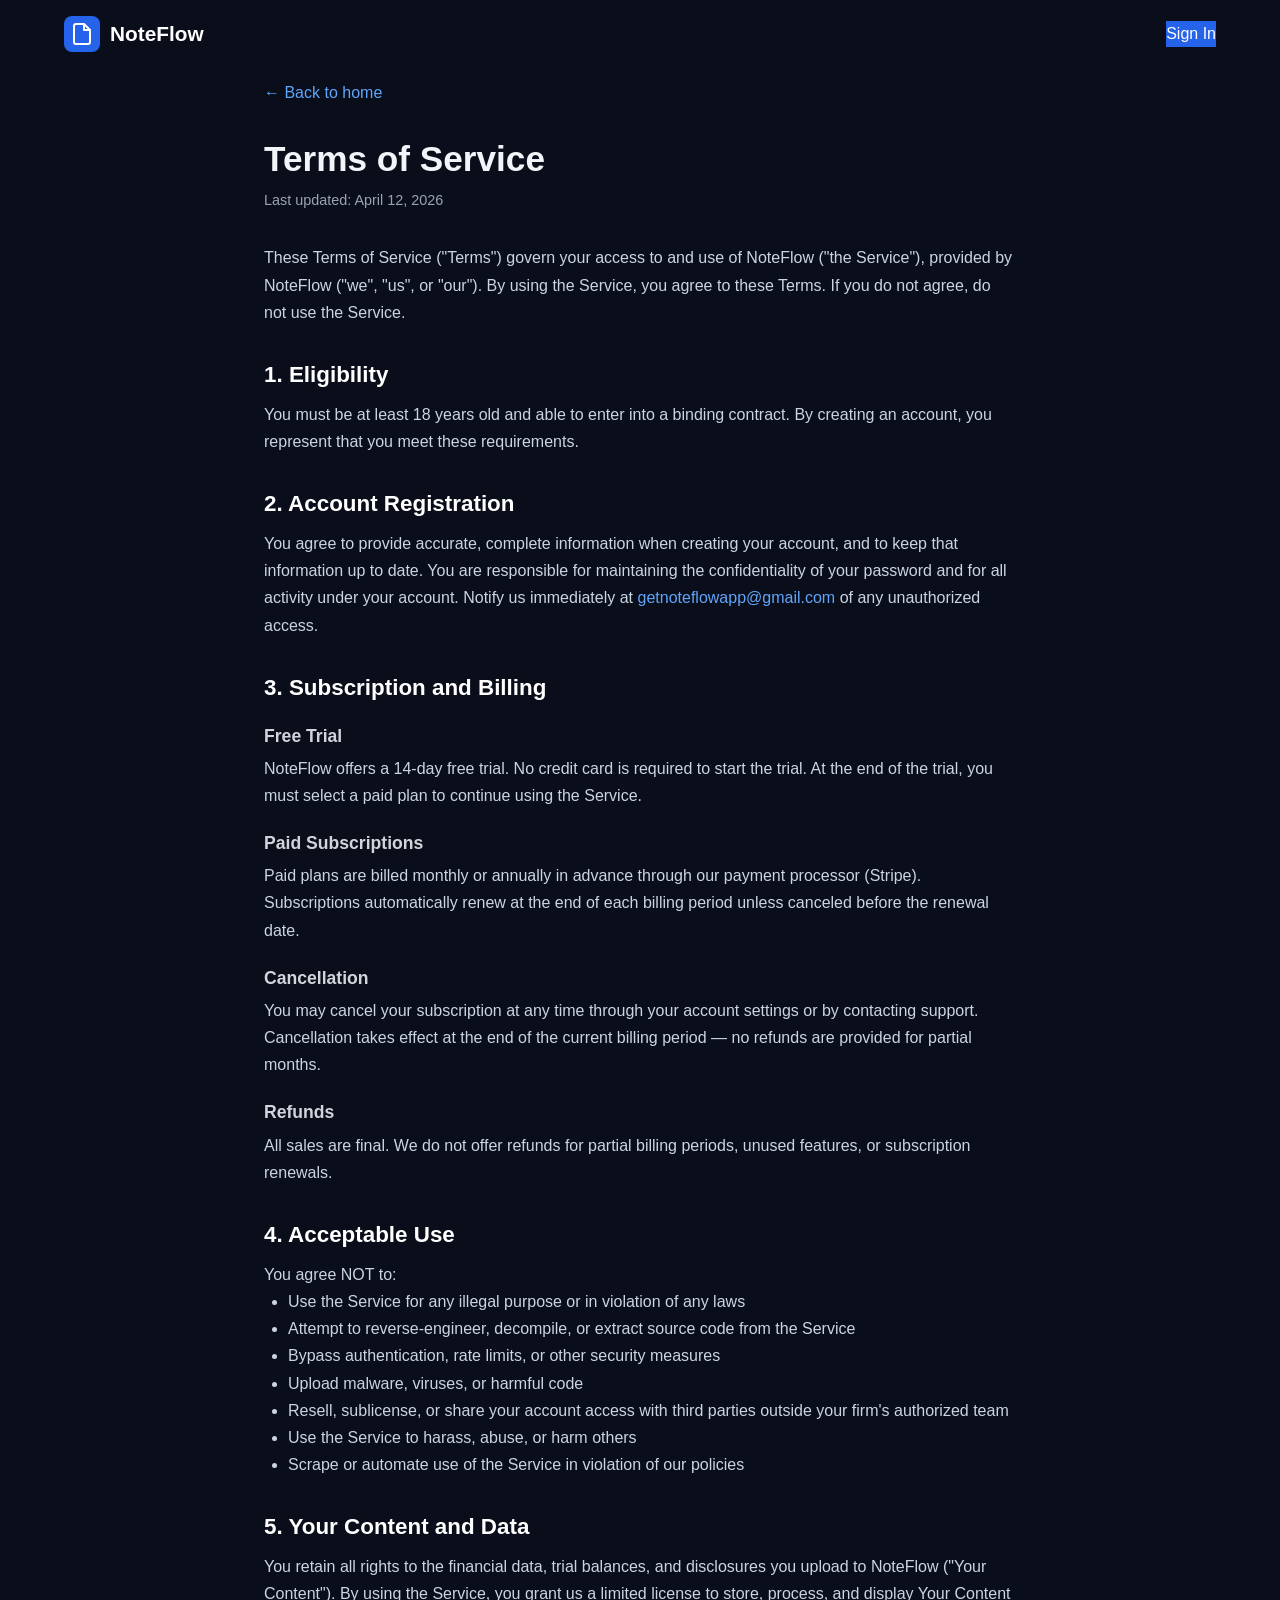
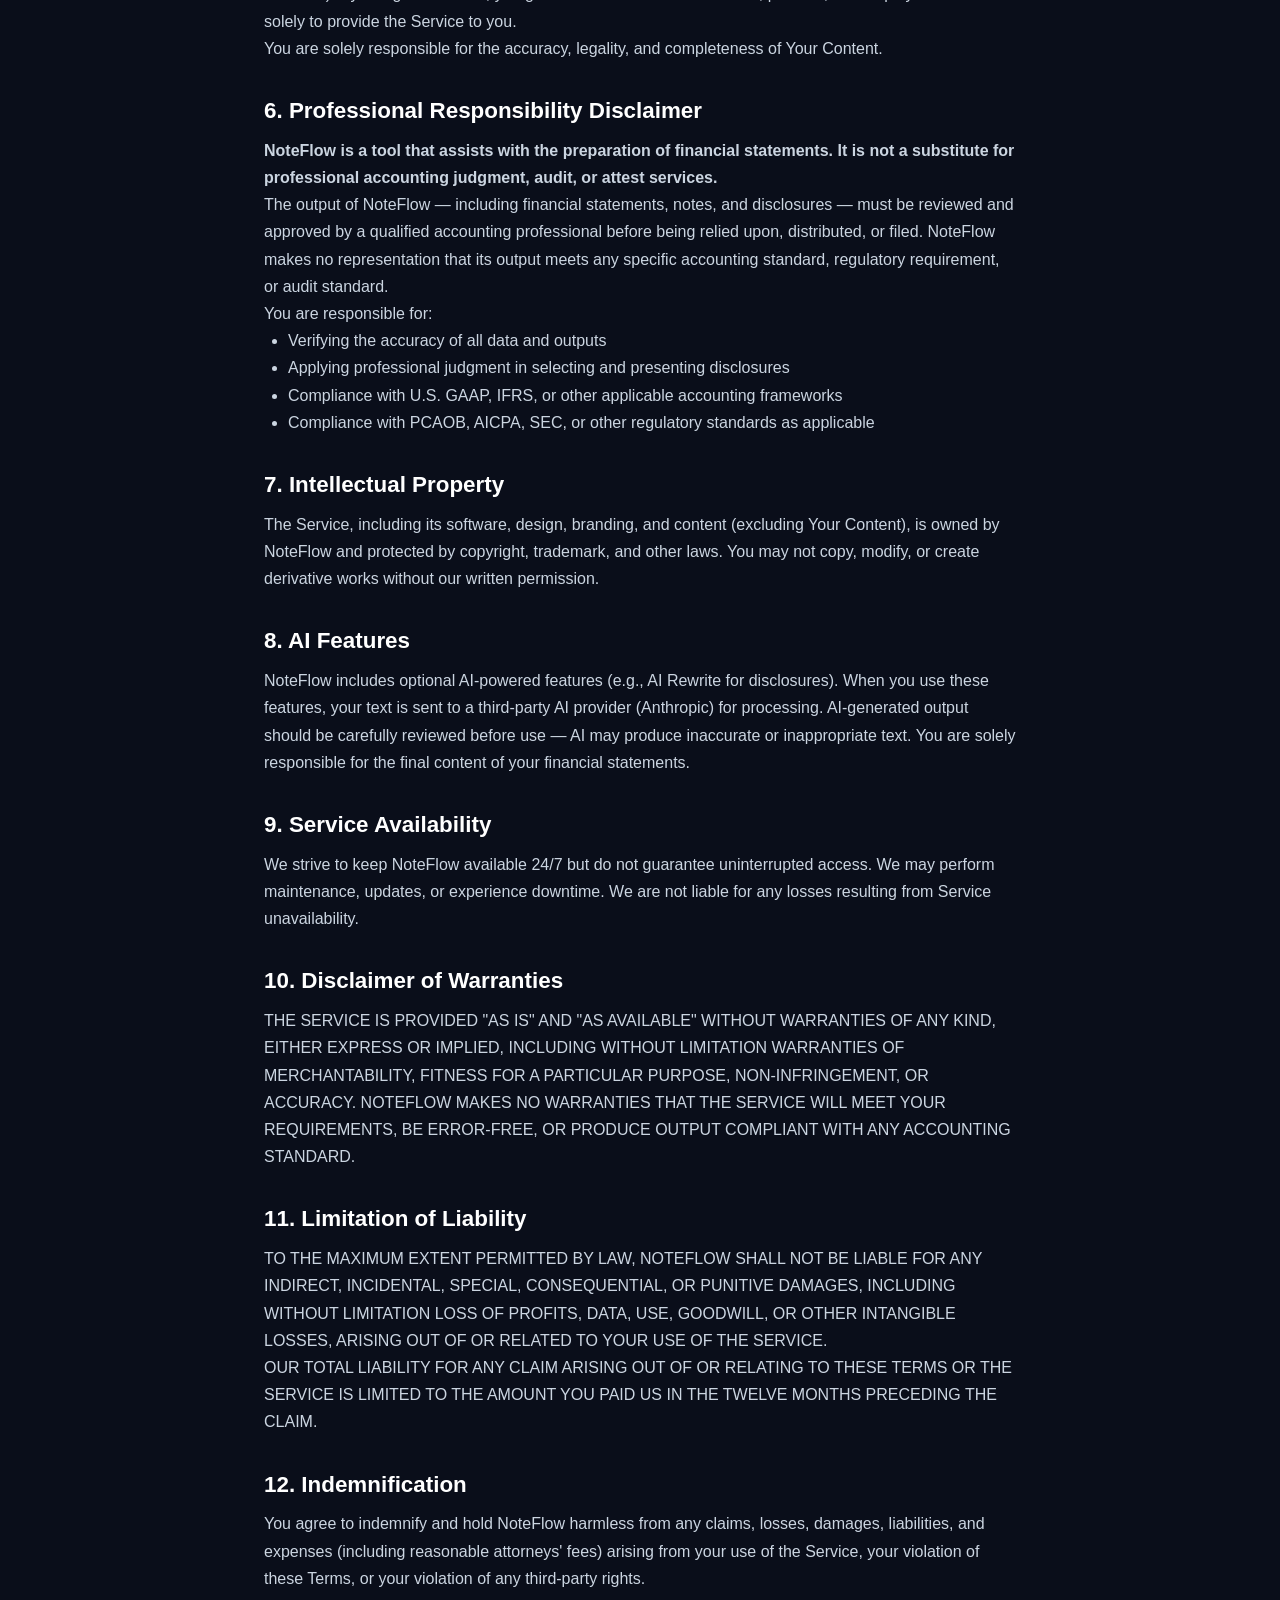
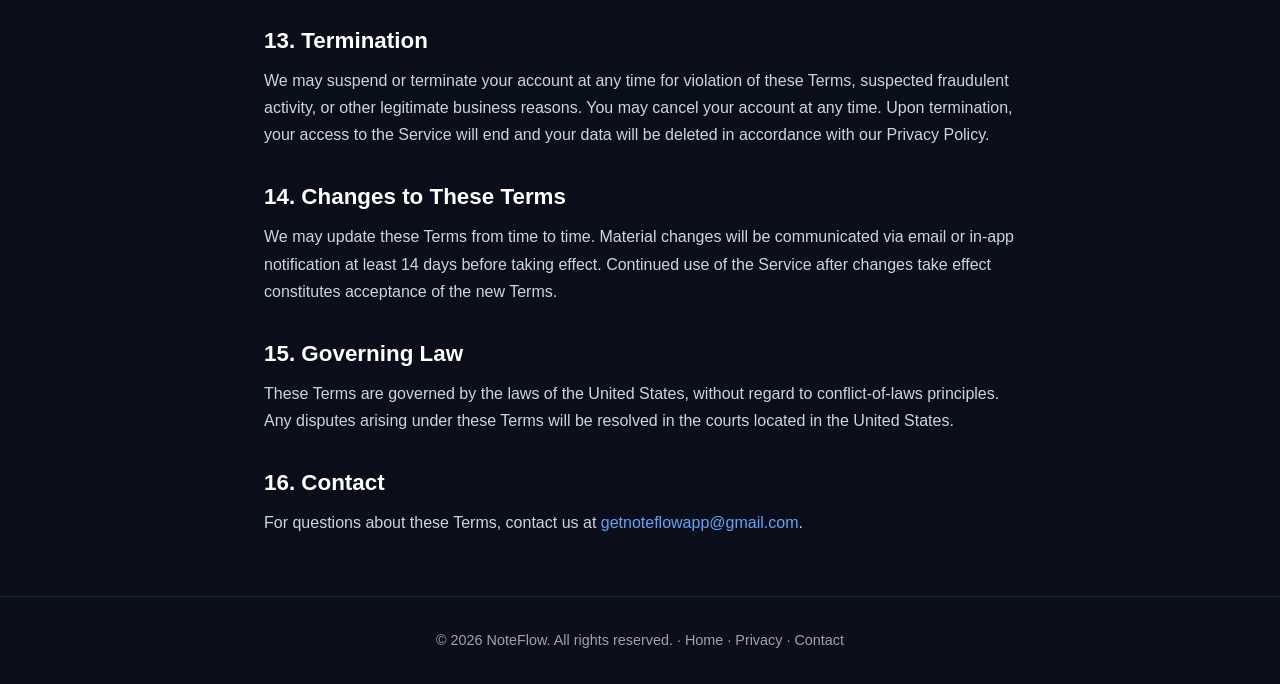
<file: terms.html>
<!DOCTYPE html>
<html lang="en">
<head>
  <meta charset="UTF-8">
  <meta name="viewport" content="width=device-width, initial-scale=1.0">
  <title>Terms of Service — NoteFlow</title>
  <meta name="description" content="NoteFlow terms of service: the agreement between you and NoteFlow when you use our financial statement preparation software.">
  <link rel="canonical" href="https://www.getnoteflowapp.com/terms.html">
  <link rel="icon" href="data:image/svg+xml,<svg xmlns='http://www.w3.org/2000/svg' viewBox='0 0 24 24' fill='%232563eb'><rect width='24' height='24' rx='4'/><path d='M14 2H6a2 2 0 0 0-2 2v16a2 2 0 0 0 2 2h12a2 2 0 0 0 2-2V8z' fill='none' stroke='white' stroke-width='2'/><polyline points='14 2 14 8 20 8' fill='none' stroke='white' stroke-width='2'/></svg>">
  <link rel="stylesheet" href="style.css">
  <style>
    .legal-page { max-width: 800px; margin: 0 auto; padding: 80px 24px 60px; color: #e5e7eb; }
    .legal-page h1 { font-size: 2.2rem; margin-bottom: 8px; }
    .legal-page .updated { color: #9ca3af; font-size: 0.9rem; margin-bottom: 32px; }
    .legal-page h2 { font-size: 1.4rem; margin-top: 36px; margin-bottom: 12px; color: #fff; }
    .legal-page h3 { font-size: 1.1rem; margin-top: 24px; margin-bottom: 8px; color: #d1d5db; }
    .legal-page p, .legal-page li { line-height: 1.7; color: #cbd5e1; }
    .legal-page ul { padding-left: 24px; margin-bottom: 16px; }
    .legal-page a { color: #60a5fa; }
    .back-link { display: inline-block; margin-bottom: 32px; color: #60a5fa; text-decoration: none; }
    .back-link:hover { text-decoration: underline; }
  </style>
</head>
<body>

<nav class="navbar" id="navbar">
  <div class="container nav-inner">
    <a href="/" class="nav-brand">
      <div class="nav-logo">
        <svg viewBox="0 0 24 24" fill="none" stroke="white" stroke-width="2" stroke-linecap="round" stroke-linejoin="round">
          <path d="M14 2H6a2 2 0 0 0-2 2v16a2 2 0 0 0 2 2h12a2 2 0 0 0 2-2V8z"/>
          <polyline points="14 2 14 8 20 8"/>
        </svg>
      </div>
      <span>NoteFlow</span>
    </a>
    <a href="https://getnoteflowapp.com" class="btn-primary">Sign In</a>
  </div>
</nav>

<main class="legal-page">
  <a href="/" class="back-link">&larr; Back to home</a>
  <h1>Terms of Service</h1>
  <p class="updated">Last updated: April 12, 2026</p>

  <p>These Terms of Service ("Terms") govern your access to and use of NoteFlow ("the Service"), provided by NoteFlow ("we", "us", or "our"). By using the Service, you agree to these Terms. If you do not agree, do not use the Service.</p>

  <h2>1. Eligibility</h2>
  <p>You must be at least 18 years old and able to enter into a binding contract. By creating an account, you represent that you meet these requirements.</p>

  <h2>2. Account Registration</h2>
  <p>You agree to provide accurate, complete information when creating your account, and to keep that information up to date. You are responsible for maintaining the confidentiality of your password and for all activity under your account. Notify us immediately at <a href="mailto:getnoteflowapp@gmail.com">getnoteflowapp@gmail.com</a> of any unauthorized access.</p>

  <h2>3. Subscription and Billing</h2>

  <h3>Free Trial</h3>
  <p>NoteFlow offers a 14-day free trial. No credit card is required to start the trial. At the end of the trial, you must select a paid plan to continue using the Service.</p>

  <h3>Paid Subscriptions</h3>
  <p>Paid plans are billed monthly or annually in advance through our payment processor (Stripe). Subscriptions automatically renew at the end of each billing period unless canceled before the renewal date.</p>

  <h3>Cancellation</h3>
  <p>You may cancel your subscription at any time through your account settings or by contacting support. Cancellation takes effect at the end of the current billing period — no refunds are provided for partial months.</p>

  <h3>Refunds</h3>
  <p>All sales are final. We do not offer refunds for partial billing periods, unused features, or subscription renewals.</p>

  <h2>4. Acceptable Use</h2>
  <p>You agree NOT to:</p>
  <ul>
    <li>Use the Service for any illegal purpose or in violation of any laws</li>
    <li>Attempt to reverse-engineer, decompile, or extract source code from the Service</li>
    <li>Bypass authentication, rate limits, or other security measures</li>
    <li>Upload malware, viruses, or harmful code</li>
    <li>Resell, sublicense, or share your account access with third parties outside your firm's authorized team</li>
    <li>Use the Service to harass, abuse, or harm others</li>
    <li>Scrape or automate use of the Service in violation of our policies</li>
  </ul>

  <h2>5. Your Content and Data</h2>
  <p>You retain all rights to the financial data, trial balances, and disclosures you upload to NoteFlow ("Your Content"). By using the Service, you grant us a limited license to store, process, and display Your Content solely to provide the Service to you.</p>
  <p>You are solely responsible for the accuracy, legality, and completeness of Your Content.</p>

  <h2>6. Professional Responsibility Disclaimer</h2>
  <p><strong>NoteFlow is a tool that assists with the preparation of financial statements. It is not a substitute for professional accounting judgment, audit, or attest services.</strong></p>
  <p>The output of NoteFlow — including financial statements, notes, and disclosures — must be reviewed and approved by a qualified accounting professional before being relied upon, distributed, or filed. NoteFlow makes no representation that its output meets any specific accounting standard, regulatory requirement, or audit standard.</p>
  <p>You are responsible for:</p>
  <ul>
    <li>Verifying the accuracy of all data and outputs</li>
    <li>Applying professional judgment in selecting and presenting disclosures</li>
    <li>Compliance with U.S. GAAP, IFRS, or other applicable accounting frameworks</li>
    <li>Compliance with PCAOB, AICPA, SEC, or other regulatory standards as applicable</li>
  </ul>

  <h2>7. Intellectual Property</h2>
  <p>The Service, including its software, design, branding, and content (excluding Your Content), is owned by NoteFlow and protected by copyright, trademark, and other laws. You may not copy, modify, or create derivative works without our written permission.</p>

  <h2>8. AI Features</h2>
  <p>NoteFlow includes optional AI-powered features (e.g., AI Rewrite for disclosures). When you use these features, your text is sent to a third-party AI provider (Anthropic) for processing. AI-generated output should be carefully reviewed before use — AI may produce inaccurate or inappropriate text. You are solely responsible for the final content of your financial statements.</p>

  <h2>9. Service Availability</h2>
  <p>We strive to keep NoteFlow available 24/7 but do not guarantee uninterrupted access. We may perform maintenance, updates, or experience downtime. We are not liable for any losses resulting from Service unavailability.</p>

  <h2>10. Disclaimer of Warranties</h2>
  <p>THE SERVICE IS PROVIDED "AS IS" AND "AS AVAILABLE" WITHOUT WARRANTIES OF ANY KIND, EITHER EXPRESS OR IMPLIED, INCLUDING WITHOUT LIMITATION WARRANTIES OF MERCHANTABILITY, FITNESS FOR A PARTICULAR PURPOSE, NON-INFRINGEMENT, OR ACCURACY. NOTEFLOW MAKES NO WARRANTIES THAT THE SERVICE WILL MEET YOUR REQUIREMENTS, BE ERROR-FREE, OR PRODUCE OUTPUT COMPLIANT WITH ANY ACCOUNTING STANDARD.</p>

  <h2>11. Limitation of Liability</h2>
  <p>TO THE MAXIMUM EXTENT PERMITTED BY LAW, NOTEFLOW SHALL NOT BE LIABLE FOR ANY INDIRECT, INCIDENTAL, SPECIAL, CONSEQUENTIAL, OR PUNITIVE DAMAGES, INCLUDING WITHOUT LIMITATION LOSS OF PROFITS, DATA, USE, GOODWILL, OR OTHER INTANGIBLE LOSSES, ARISING OUT OF OR RELATED TO YOUR USE OF THE SERVICE.</p>
  <p>OUR TOTAL LIABILITY FOR ANY CLAIM ARISING OUT OF OR RELATING TO THESE TERMS OR THE SERVICE IS LIMITED TO THE AMOUNT YOU PAID US IN THE TWELVE MONTHS PRECEDING THE CLAIM.</p>

  <h2>12. Indemnification</h2>
  <p>You agree to indemnify and hold NoteFlow harmless from any claims, losses, damages, liabilities, and expenses (including reasonable attorneys' fees) arising from your use of the Service, your violation of these Terms, or your violation of any third-party rights.</p>

  <h2>13. Termination</h2>
  <p>We may suspend or terminate your account at any time for violation of these Terms, suspected fraudulent activity, or other legitimate business reasons. You may cancel your account at any time. Upon termination, your access to the Service will end and your data will be deleted in accordance with our Privacy Policy.</p>

  <h2>14. Changes to These Terms</h2>
  <p>We may update these Terms from time to time. Material changes will be communicated via email or in-app notification at least 14 days before taking effect. Continued use of the Service after changes take effect constitutes acceptance of the new Terms.</p>

  <h2>15. Governing Law</h2>
  <p>These Terms are governed by the laws of the United States, without regard to conflict-of-laws principles. Any disputes arising under these Terms will be resolved in the courts located in the United States.</p>

  <h2>16. Contact</h2>
  <p>For questions about these Terms, contact us at <a href="mailto:getnoteflowapp@gmail.com">getnoteflowapp@gmail.com</a>.</p>
</main>

<footer style="background:#0b0f1a;border-top:1px solid #1f2937;padding:32px 24px;text-align:center;color:#9ca3af;font-size:0.9rem">
  <div class="container">
    <p>&copy; 2026 NoteFlow. All rights reserved. &middot; <a href="/" style="color:#9ca3af">Home</a> &middot; <a href="privacy.html" style="color:#9ca3af">Privacy</a> &middot; <a href="mailto:getnoteflowapp@gmail.com" style="color:#9ca3af">Contact</a></p>
  </div>
</footer>

</body>
</html>
</file>
<file: style.css>
/* ═══════════════════════════════════════════════════════════════════
   NoteFlow — Product Page Styles
   ═══════════════════════════════════════════════════════════════════ */

:root {
  --primary: #2563eb;
  --primary-dark: #1d4ed8;
  --primary-light: #3b82f6;
  --bg: #0a0e1a;
  --bg-light: #0f1629;
  --card: #151b2e;
  --card-border: #1e293b;
  --text: #94a3b8;
  --heading: #f1f5f9;
  --white: #ffffff;
  --green: #22c55e;
  --purple: #8b5cf6;
  --orange: #f59e0b;
  --red: #ef4444;
  --teal: #14b8a6;
}

*, *::before, *::after { box-sizing: border-box; margin: 0; padding: 0; }

html { scroll-behavior: smooth; scroll-padding-top: 80px; }

body {
  font-family: -apple-system, BlinkMacSystemFont, 'Segoe UI', Roboto, 'Helvetica Neue', Arial, sans-serif;
  background: var(--bg);
  color: var(--text);
  line-height: 1.6;
  -webkit-font-smoothing: antialiased;
}

.container { max-width: 1200px; margin: 0 auto; padding: 0 24px; }

h1, h2, h3, h4 { color: var(--heading); font-weight: 700; line-height: 1.2; }

a { color: var(--primary-light); text-decoration: none; }

/* ─── Buttons ────────────────────────────────────────────────────── */

.btn {
  display: inline-flex; align-items: center; justify-content: center;
  padding: 10px 24px; border-radius: 8px; font-weight: 600;
  font-size: 0.9rem; transition: all 0.2s; border: none; cursor: pointer;
  text-decoration: none;
}
.btn-primary { background: var(--primary); color: var(--white); }
.btn-primary:hover { background: var(--primary-dark); transform: translateY(-1px); box-shadow: 0 4px 20px rgba(37, 99, 235, 0.4); }
.btn-outline { background: transparent; color: var(--white); border: 1px solid rgba(255,255,255,0.2); }
.btn-outline:hover { border-color: var(--primary); color: var(--primary-light); background: rgba(37, 99, 235, 0.05); }
.btn-ghost { background: transparent; color: var(--text); }
.btn-ghost:hover { color: var(--white); }
.btn-lg { padding: 14px 32px; font-size: 1rem; border-radius: 10px; }
.btn-block { width: 100%; }

/* ─── Navbar ─────────────────────────────────────────────────────── */

.navbar {
  position: fixed; top: 0; left: 0; right: 0; z-index: 1000;
  padding: 16px 0; transition: all 0.3s;
}
.navbar.scrolled { background: rgba(10, 14, 26, 0.95); backdrop-filter: blur(20px); border-bottom: 1px solid var(--card-border); padding: 10px 0; }
.nav-inner { display: flex; align-items: center; justify-content: space-between; }
.nav-brand { display: flex; align-items: center; gap: 10px; text-decoration: none; }
.nav-brand span { font-size: 1.3rem; font-weight: 800; color: var(--white); }
.nav-logo {
  width: 36px; height: 36px; background: var(--primary); border-radius: 8px;
  display: flex; align-items: center; justify-content: center; padding: 6px;
}
.nav-logo svg { width: 100%; height: 100%; }
.nav-links { display: flex; gap: 32px; }
.nav-links a { color: var(--text); font-size: 0.9rem; font-weight: 500; transition: color 0.2s; }
.nav-links a:hover { color: var(--white); }
.nav-actions { display: flex; align-items: center; gap: 12px; }

.mobile-menu-btn {
  display: none; background: none; border: none; cursor: pointer;
  width: 28px; height: 20px; position: relative; flex-direction: column; justify-content: space-between;
}
.mobile-menu-btn span {
  display: block; width: 100%; height: 2px; background: var(--text); border-radius: 2px;
  transition: all 0.3s;
}
.mobile-menu-btn.open span:nth-child(1) { transform: rotate(45deg) translate(6px, 6px); }
.mobile-menu-btn.open span:nth-child(2) { opacity: 0; }
.mobile-menu-btn.open span:nth-child(3) { transform: rotate(-45deg) translate(6px, -6px); }

/* ─── Hero ───────────────────────────────────────────────────────── */

.hero {
  padding: 140px 0 80px; position: relative; overflow: hidden;
}
.hero::before {
  content: ''; position: absolute; top: -200px; left: 50%; transform: translateX(-50%);
  width: 800px; height: 800px; border-radius: 50%;
  background: radial-gradient(circle, rgba(37, 99, 235, 0.12) 0%, transparent 70%);
  pointer-events: none;
}
.hero .container { display: grid; grid-template-columns: 1fr 1fr; gap: 60px; align-items: center; }
.hero-content { position: relative; z-index: 1; }
.hero-badge {
  display: inline-block; background: rgba(37, 99, 235, 0.1); color: var(--primary-light);
  padding: 6px 16px; border-radius: 20px; font-size: 0.8rem; font-weight: 600;
  margin-bottom: 24px; border: 1px solid rgba(37, 99, 235, 0.2);
}
.hero h1 { font-size: 3.2rem; line-height: 1.1; margin-bottom: 20px; letter-spacing: -0.02em; }
.gradient-text { background: linear-gradient(135deg, var(--primary-light), var(--purple)); -webkit-background-clip: text; -webkit-text-fill-color: transparent; background-clip: text; }
.hero-sub { font-size: 1.1rem; line-height: 1.7; margin-bottom: 32px; max-width: 520px; color: var(--text); }
.hero-ctas { display: flex; gap: 16px; margin-bottom: 16px; }
.hero-note { font-size: 0.82rem; color: #64748b; }

/* ─── App Preview (Hero visual) ──────────────────────────────────── */

.hero-visual { position: relative; z-index: 1; }
.app-preview {
  background: var(--card); border: 1px solid var(--card-border); border-radius: 12px;
  overflow: hidden; box-shadow: 0 20px 60px rgba(0,0,0,0.4), 0 0 0 1px rgba(255,255,255,0.05);
}
.preview-header {
  display: flex; align-items: center; gap: 12px; padding: 12px 16px;
  background: #1a2038; border-bottom: 1px solid var(--card-border);
}
.preview-dots { display: flex; gap: 6px; }
.preview-dots span { width: 10px; height: 10px; border-radius: 50%; background: #334155; }
.preview-dots span:nth-child(1) { background: #ef4444; }
.preview-dots span:nth-child(2) { background: #f59e0b; }
.preview-dots span:nth-child(3) { background: #22c55e; }
.preview-title { color: var(--heading); font-weight: 700; font-size: 0.85rem; }
.preview-tabs {
  display: flex; gap: 0; background: #1a2038; border-bottom: 1px solid var(--card-border);
  padding: 0 16px; font-size: 0.75rem;
}
.preview-tabs span { padding: 10px 16px; color: var(--text); cursor: default; }
.preview-tabs span.active { color: var(--white); border-bottom: 2px solid var(--primary); }
.preview-body { padding: 24px; }
.preview-statement { background: var(--white); border-radius: 8px; padding: 24px; color: #1e293b; }
.preview-company { text-align: center; font-weight: 700; font-size: 1rem; margin-bottom: 2px; }
.preview-stitle { text-align: center; color: #64748b; font-size: 0.85rem; margin-bottom: 2px; }
.preview-period { text-align: center; color: #94a3b8; font-size: 0.75rem; margin-bottom: 16px; }
.preview-line { display: flex; justify-content: space-between; padding: 6px 0; font-size: 0.8rem; border-bottom: 1px solid #f1f5f9; }
.preview-line .preview-section { font-weight: 700; font-size: 0.7rem; letter-spacing: 0.05em; color: var(--primary); }
.preview-line.total { font-weight: 700; border-top: 1px solid #cbd5e1; border-bottom: 1px solid #cbd5e1; }
.preview-line.highlight { background: #eff6ff; margin: 0 -24px; padding: 6px 24px; }
.preview-amt { font-family: 'SF Mono', 'Fira Code', monospace; font-size: 0.8rem; }

/* ─── Trust Bar ──────────────────────────────────────────────────── */

.trust-bar { padding: 40px 0; border-top: 1px solid var(--card-border); border-bottom: 1px solid var(--card-border); }
.trust-items { display: flex; justify-content: center; gap: 40px; flex-wrap: wrap; }
.trust-item { display: flex; align-items: center; gap: 8px; font-size: 0.85rem; color: var(--text); }
.trust-item svg { color: var(--green); flex-shrink: 0; }

/* ─── Section Headers ────────────────────────────────────────────── */

.section-header { text-align: center; max-width: 640px; margin: 0 auto 60px; }
.section-header h2 { font-size: 2.2rem; margin-bottom: 16px; letter-spacing: -0.01em; }
.section-header p { font-size: 1.05rem; color: var(--text); }

/* ─── Features ───────────────────────────────────────────────────── */

.features { padding: 100px 0; }
.features-grid { display: grid; grid-template-columns: repeat(3, 1fr); gap: 24px; }
.feature-card {
  background: var(--card); border: 1px solid var(--card-border); border-radius: 12px;
  padding: 28px; transition: all 0.3s;
}
.feature-card:hover { border-color: rgba(37, 99, 235, 0.3); transform: translateY(-2px); box-shadow: 0 8px 30px rgba(0,0,0,0.2); }
.feature-icon {
  width: 44px; height: 44px; border-radius: 10px; display: flex; align-items: center;
  justify-content: center; margin-bottom: 16px;
}
.feature-icon svg { width: 22px; height: 22px; }
.feature-icon.blue { background: rgba(37, 99, 235, 0.12); color: var(--primary-light); }
.feature-icon.green { background: rgba(34, 197, 94, 0.12); color: var(--green); }
.feature-icon.purple { background: rgba(139, 92, 246, 0.12); color: var(--purple); }
.feature-icon.orange { background: rgba(245, 158, 11, 0.12); color: var(--orange); }
.feature-icon.red { background: rgba(239, 68, 68, 0.12); color: var(--red); }
.feature-icon.teal { background: rgba(20, 184, 166, 0.12); color: var(--teal); }
.feature-card h3 { font-size: 1.05rem; margin-bottom: 8px; }
.feature-card p { font-size: 0.88rem; line-height: 1.6; }

/* ─── How It Works ───────────────────────────────────────────────── */

.how-it-works { padding: 100px 0; background: var(--bg-light); }
.steps { display: flex; align-items: flex-start; justify-content: center; gap: 20px; }
.step {
  flex: 1; max-width: 320px; background: var(--card); border: 1px solid var(--card-border);
  border-radius: 12px; padding: 32px; text-align: center;
}
.step-number {
  width: 48px; height: 48px; border-radius: 50%; background: var(--primary);
  color: var(--white); font-size: 1.2rem; font-weight: 800;
  display: flex; align-items: center; justify-content: center;
  margin: 0 auto 20px;
}
.step h3 { font-size: 1.1rem; margin-bottom: 12px; }
.step p { font-size: 0.88rem; line-height: 1.6; }
.step-arrow { display: flex; align-items: center; padding-top: 60px; color: #334155; }

/* ─── Pricing ────────────────────────────────────────────────────── */

.pricing { padding: 100px 0; }
.pricing-grid { display: grid; grid-template-columns: repeat(3, 1fr); gap: 24px; max-width: 960px; margin: 0 auto; }
.price-card {
  background: var(--card); border: 1px solid var(--card-border); border-radius: 14px;
  padding: 36px 28px; display: flex; flex-direction: column; position: relative;
}
.price-card.featured { border-color: var(--primary); box-shadow: 0 0 40px rgba(37, 99, 235, 0.15); }
.price-badge {
  position: absolute; top: -12px; left: 50%; transform: translateX(-50%);
  background: var(--primary); color: var(--white); font-size: 0.7rem; font-weight: 700;
  padding: 4px 16px; border-radius: 12px;
}
.price-name { font-size: 1.2rem; font-weight: 700; color: var(--heading); margin-bottom: 4px; }
.price-desc { font-size: 0.82rem; color: var(--text); margin-bottom: 20px; }
.price-amount { font-size: 2.8rem; font-weight: 800; color: var(--heading); margin-bottom: 24px; }
.price-amount span { font-size: 1rem; font-weight: 400; color: var(--text); }
.price-features { list-style: none; flex: 1; margin-bottom: 28px; }
.price-features li {
  padding: 8px 0; font-size: 0.88rem; border-bottom: 1px solid var(--card-border);
  position: relative; padding-left: 24px;
}
.price-features li::before {
  content: '\2713'; position: absolute; left: 0; color: var(--green); font-weight: 700;
}

/* ─── FAQ ─────────────────────────────────────────────────────────── */

.faq { padding: 100px 0; background: var(--bg-light); }
.faq-list { max-width: 720px; margin: 0 auto; }
.faq-item {
  background: var(--card); border: 1px solid var(--card-border); border-radius: 10px;
  margin-bottom: 12px; overflow: hidden;
}
.faq-item summary {
  padding: 18px 24px; font-weight: 600; font-size: 0.95rem; color: var(--heading);
  cursor: pointer; list-style: none; display: flex; justify-content: space-between; align-items: center;
}
.faq-item summary::-webkit-details-marker { display: none; }
.faq-item summary::after { content: '+'; font-size: 1.3rem; color: var(--text); font-weight: 300; transition: transform 0.2s; }
.faq-item[open] summary::after { content: '\2212'; }
.faq-item p { padding: 0 24px 18px; font-size: 0.9rem; line-height: 1.7; }

/* ─── CTA Section ────────────────────────────────────────────────── */

.cta-section {
  padding: 100px 0; text-align: center;
  background: linear-gradient(180deg, var(--bg) 0%, var(--bg-light) 100%);
}
.cta-section h2 { font-size: 2rem; margin-bottom: 12px; }
.cta-section > .container > p { font-size: 1.05rem; margin-bottom: 32px; }
.cta-note { font-size: 0.82rem; color: #64748b; margin-top: 16px; }

/* ─── Footer ─────────────────────────────────────────────────────── */

.footer { padding: 60px 0 32px; border-top: 1px solid var(--card-border); }
.footer-grid { display: grid; grid-template-columns: 2fr 1fr 1fr 1fr; gap: 40px; margin-bottom: 40px; }
.footer-brand p { font-size: 0.85rem; margin-top: 12px; line-height: 1.6; }
.footer-col h4 { font-size: 0.85rem; color: var(--heading); margin-bottom: 16px; text-transform: uppercase; letter-spacing: 0.05em; }
.footer-col a { display: block; font-size: 0.88rem; color: var(--text); margin-bottom: 10px; transition: color 0.2s; }
.footer-col a:hover { color: var(--white); }
.footer-bottom { border-top: 1px solid var(--card-border); padding-top: 24px; text-align: center; font-size: 0.82rem; color: #475569; }

/* ─── Responsive ─────────────────────────────────────────────────── */

@media (max-width: 1024px) {
  .hero .container { grid-template-columns: 1fr; text-align: center; }
  .hero-sub { max-width: 100%; margin-left: auto; margin-right: auto; }
  .hero-ctas { justify-content: center; }
  .hero-visual { max-width: 580px; margin: 40px auto 0; }
  .features-grid { grid-template-columns: repeat(2, 1fr); }
  .footer-grid { grid-template-columns: 1fr 1fr; }
}

@media (max-width: 768px) {
  .nav-links { display: none; position: absolute; top: 100%; left: 0; right: 0; background: var(--bg); flex-direction: column; padding: 20px 24px; gap: 16px; border-bottom: 1px solid var(--card-border); }
  .nav-links.open { display: flex; }
  .nav-actions .btn-ghost, .nav-actions .btn-primary { display: none; }
  .mobile-menu-btn { display: flex; }

  .hero { padding: 120px 0 60px; }
  .hero h1 { font-size: 2.2rem; }
  .hero-ctas { flex-direction: column; align-items: center; }
  .hero-ctas .btn { width: 100%; max-width: 320px; }

  .features-grid { grid-template-columns: 1fr; }

  .steps { flex-direction: column; align-items: center; }
  .step-arrow { transform: rotate(90deg); padding: 0; }

  .pricing-grid { grid-template-columns: 1fr; max-width: 400px; }

  .footer-grid { grid-template-columns: 1fr; gap: 32px; }

  .trust-items { gap: 20px; }
  .trust-item { font-size: 0.78rem; }
}

@media (max-width: 480px) {
  .hero h1 { font-size: 1.8rem; }
  .section-header h2 { font-size: 1.6rem; }
  .preview-tabs span { padding: 8px 8px; font-size: 0.65rem; }
}
</file>
